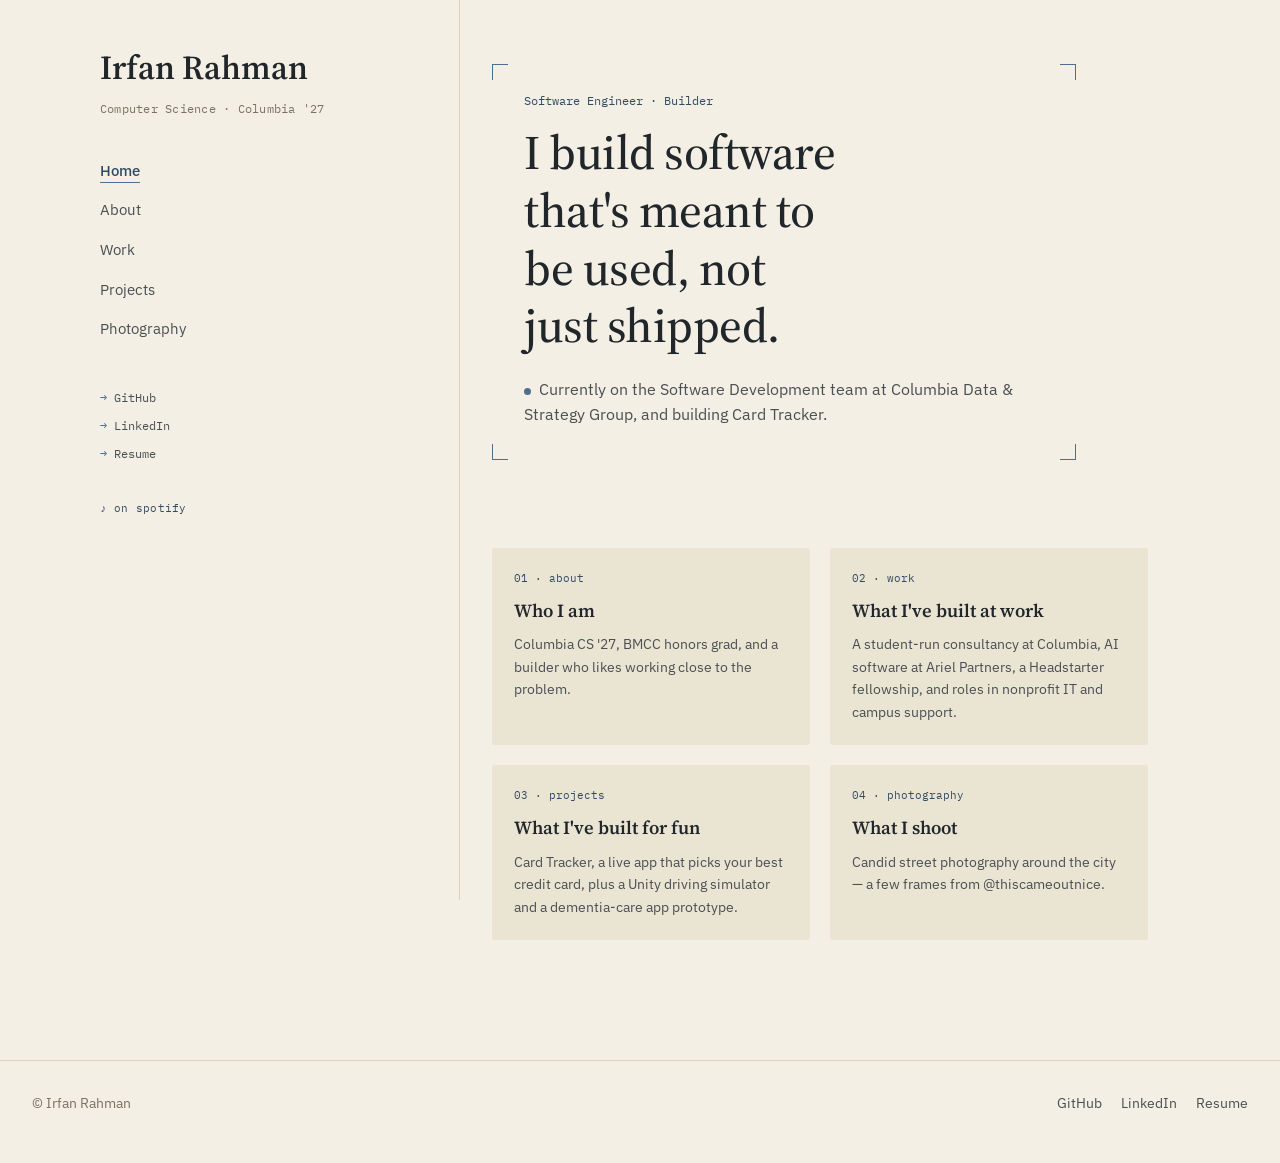
<file: index.html>
<!DOCTYPE html>
<html lang="en">
<head>
<meta charset="UTF-8">
<meta name="viewport" content="width=device-width, initial-scale=1">
<title>Irfan Rahman</title>
<link rel="preconnect" href="https://fonts.googleapis.com">
<link rel="preconnect" href="https://fonts.gstatic.com" crossorigin>
<link href="https://fonts.googleapis.com/css2?family=Source+Serif+4:opsz,wght@8..60,400;8..60,500;8..60,600&family=IBM+Plex+Sans:wght@400;500;600&family=IBM+Plex+Mono:wght@400;500&display=swap" rel="stylesheet">
<link rel="stylesheet" href="styles.css">
</head>
<body>

<div class="layout">
  <aside>
    <div>
      <a class="mark" href="index.html">Irfan Rahman</a>
      <p class="tagline">Computer Science · Columbia&nbsp;'27</p>
    </div>

    <nav aria-label="Site navigation">
      <ul>
        <li><a href="index.html" class="active">Home</a></li>
        <li><a href="about.html">About</a></li>
        <li><a href="work.html">Work</a></li>
        <li><a href="projects.html">Projects</a></li>
        <li><a href="photography.html">Photography</a></li>
      </ul>
    </nav>

    <div class="side-links">
      <a href="https://github.com/irfanrahman1" target="_blank" rel="noopener">GitHub</a>
      <a href="https://www.linkedin.com/in/irfanrahman1/" target="_blank" rel="noopener">LinkedIn</a>
      <a href="https://docs.google.com/document/d/1LrgVI15RFhtCKLYKaIJcK_rp11XRAM_73-4OXpRowz0/edit?usp=sharing" target="_blank" rel="noopener">Resume</a>
    </div>

    <div class="now-playing">
      <p class="np-label">♪ on spotify</p>
      <iframe data-testid="embed-iframe" style="border-radius:12px" src="https://open.spotify.com/embed/track/36pMQRacz9p99OevARrvVs?utm_source=generator" width="100%" height="152" frameBorder="0" allowfullscreen="" allow="autoplay; clipboard-write; encrypted-media; fullscreen; picture-in-picture" loading="lazy"></iframe>
    </div>
  </aside>

  <main>
    <section id="hero">
      <div class="viewfinder">
        <span class="vf-corner vf-tl"></span>
        <span class="vf-corner vf-tr"></span>
        <span class="vf-corner vf-bl"></span>
        <span class="vf-corner vf-br"></span>
        <p class="eyebrow">Software Engineer · Builder</p>
        <h1>I build software that's meant to be used, not just shipped.</h1>
        <p class="status"><span class="dot" aria-hidden="true"></span>Currently on the Software Development team at Columbia Data &amp; Strategy Group, and building Card Tracker.</p>
      </div>
    </section>

    <section id="teasers">
      <div class="teaser-grid">
        <a class="teaser" href="about.html">
          <p class="t-label">01 · about</p>
          <h3>Who I am</h3>
          <p>Columbia CS '27, BMCC honors grad, and a builder who likes working close to the problem.</p>
        </a>
        <a class="teaser" href="work.html">
          <p class="t-label">02 · work</p>
          <h3>What I've built at work</h3>
          <p>A student-run consultancy at Columbia, AI software at Ariel Partners, a Headstarter fellowship, and roles in nonprofit IT and campus support.</p>
        </a>
        <a class="teaser" href="projects.html">
          <p class="t-label">03 · projects</p>
          <h3>What I've built for fun</h3>
          <p>Card Tracker, a live app that picks your best credit card, plus a Unity driving simulator and a dementia-care app prototype.</p>
        </a>
        <a class="teaser" href="photography.html">
          <p class="t-label">04 · photography</p>
          <h3>What I shoot</h3>
          <p>Candid street photography around the city — a few frames from @thiscameoutnice.</p>
        </a>
      </div>
    </section>
  </main>
</div>

<footer id="contact">
  <span>© Irfan Rahman</span>
  <div>
    <a href="https://github.com/irfanrahman1" target="_blank" rel="noopener">GitHub</a>
    <a href="https://www.linkedin.com/in/irfanrahman1/" target="_blank" rel="noopener">LinkedIn</a>
    <a href="https://docs.google.com/document/d/1LrgVI15RFhtCKLYKaIJcK_rp11XRAM_73-4OXpRowz0/edit?usp=sharing" target="_blank" rel="noopener">Resume</a>
  </div>
</footer>

</body>
</html>
</file>
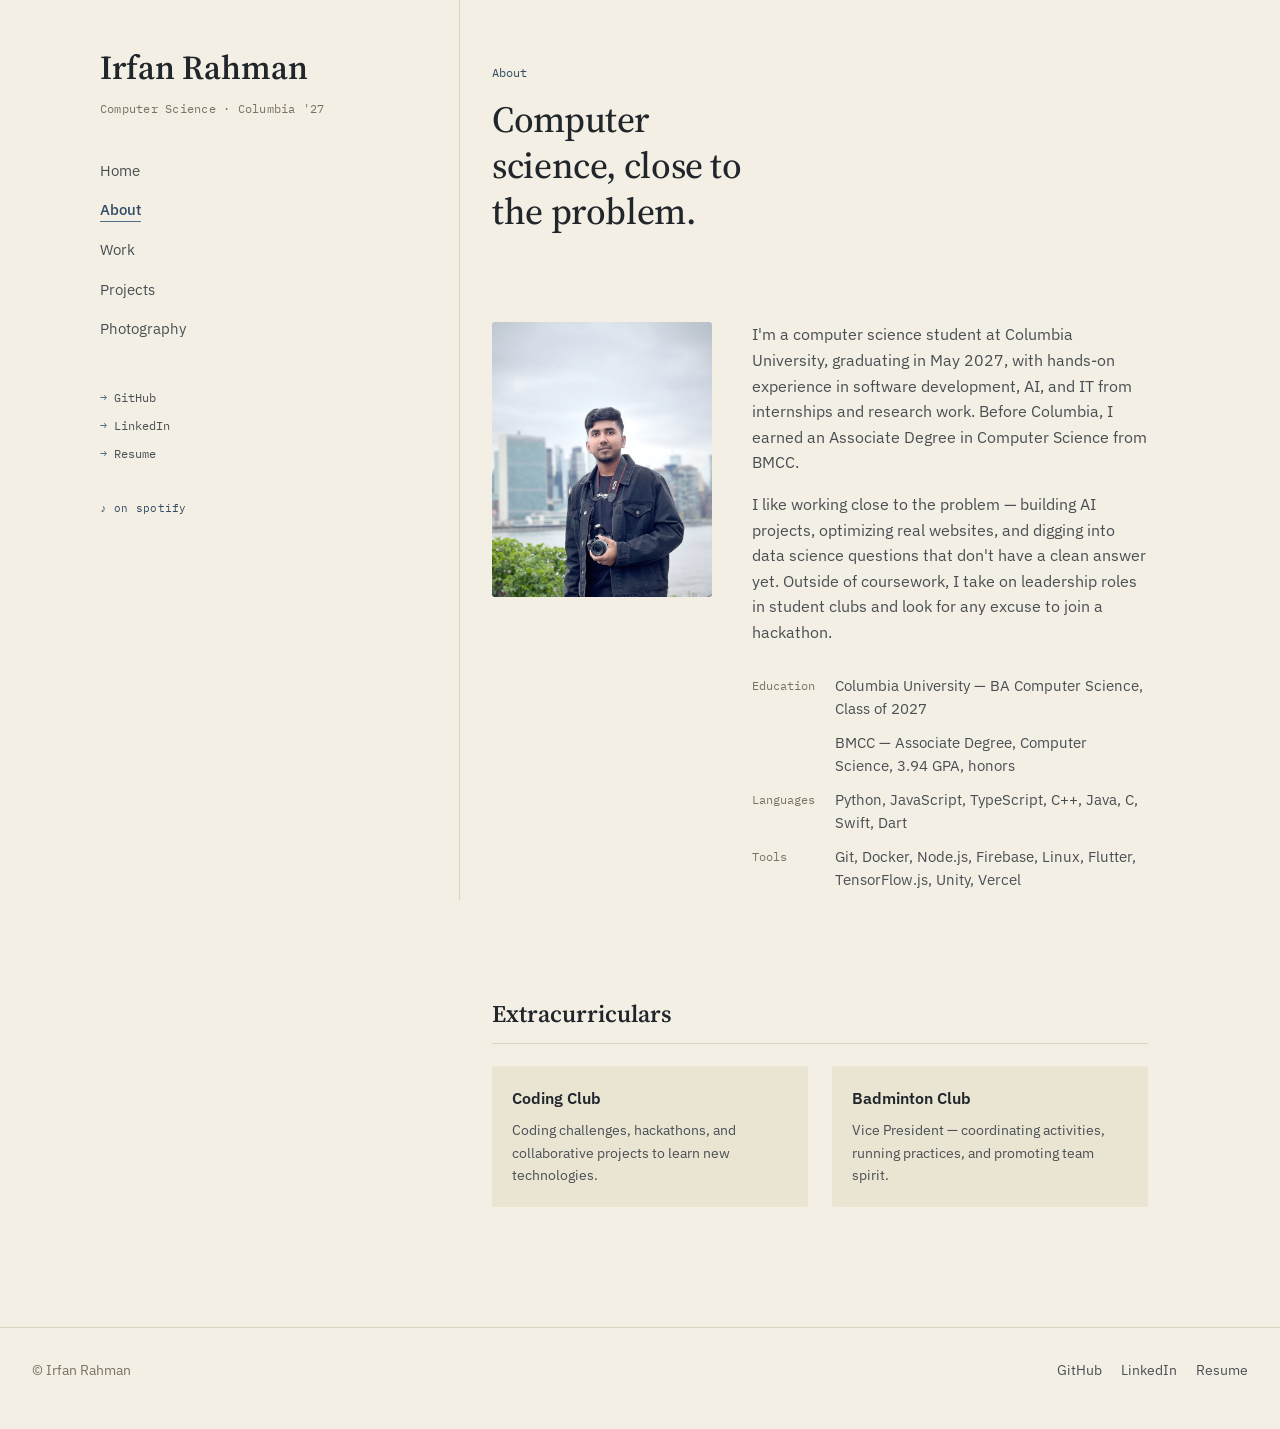
<file: about.html>
<!DOCTYPE html>
<html lang="en">
<head>
<meta charset="UTF-8">
<meta name="viewport" content="width=device-width, initial-scale=1">
<title>About — Irfan Rahman</title>
<link rel="preconnect" href="https://fonts.googleapis.com">
<link rel="preconnect" href="https://fonts.gstatic.com" crossorigin>
<link href="https://fonts.googleapis.com/css2?family=Source+Serif+4:opsz,wght@8..60,400;8..60,500;8..60,600&family=IBM+Plex+Sans:wght@400;500;600&family=IBM+Plex+Mono:wght@400;500&display=swap" rel="stylesheet">
<link rel="stylesheet" href="styles.css">
</head>
<body>

<div class="layout">
  <aside>
    <div>
      <a class="mark" href="index.html">Irfan Rahman</a>
      <p class="tagline">Computer Science · Columbia&nbsp;'27</p>
    </div>

    <nav aria-label="Site navigation">
      <ul>
        <li><a href="index.html">Home</a></li>
        <li><a href="about.html" class="active">About</a></li>
        <li><a href="work.html">Work</a></li>
        <li><a href="projects.html">Projects</a></li>
        <li><a href="photography.html">Photography</a></li>
      </ul>
    </nav>

    <div class="side-links">
      <a href="https://github.com/irfanrahman1" target="_blank" rel="noopener">GitHub</a>
      <a href="https://www.linkedin.com/in/irfanrahman1/" target="_blank" rel="noopener">LinkedIn</a>
      <a href="https://docs.google.com/document/d/1LrgVI15RFhtCKLYKaIJcK_rp11XRAM_73-4OXpRowz0/edit?usp=sharing" target="_blank" rel="noopener">Resume</a>
    </div>

    <div class="now-playing">
      <p class="np-label">♪ on spotify</p>
      <iframe data-testid="embed-iframe" style="border-radius:12px" src="https://open.spotify.com/embed/track/36pMQRacz9p99OevARrvVs?utm_source=generator" width="100%" height="152" frameBorder="0" allowfullscreen="" allow="autoplay; clipboard-write; encrypted-media; fullscreen; picture-in-picture" loading="lazy"></iframe>
    </div>
  </aside>

  <main>
    <section id="about-hero">
      <p class="eyebrow">About</p>
      <h1 class="page-title">Computer science, close to the problem.</h1>
    </section>

    <section id="bio">
      <div class="bio-layout">
        <img class="bio-photo" src="images/irfan.jpg" alt="Irfan Rahman holding a camera, Manhattan skyline behind him">
        <div class="bio-text">
          <div class="about">
            <p>I'm a computer science student at Columbia University, graduating in May 2027, with hands-on experience in software development, AI, and IT from internships and research work. Before Columbia, I earned an Associate Degree in Computer Science from BMCC.</p>
            <p>I like working close to the problem — building AI projects, optimizing real websites, and digging into data science questions that don't have a clean answer yet. Outside of coursework, I take on leadership roles in student clubs and look for any excuse to join a hackathon.</p>
          </div>

          <dl class="facts">
            <dt>Education</dt>
            <dd>Columbia University — BA Computer Science, Class of 2027</dd>
            <dt></dt>
            <dd>BMCC — Associate Degree, Computer Science, 3.94 GPA, honors</dd>
            <dt>Languages</dt>
            <dd>Python, JavaScript, TypeScript, C++, Java, C, Swift, Dart</dd>
            <dt>Tools</dt>
            <dd>Git, Docker, Node.js, Firebase, Linux, Flutter, TensorFlow.js, Unity, Vercel</dd>
          </dl>
        </div>
      </div>
    </section>

    <section id="extracurriculars">
      <h2>Extracurriculars</h2>
      <div class="extracurr-grid">
        <div class="ex-item">
          <h3>Coding Club</h3>
          <p>Coding challenges, hackathons, and collaborative projects to learn new technologies.</p>
        </div>
        <div class="ex-item">
          <h3>Badminton Club</h3>
          <p>Vice President — coordinating activities, running practices, and promoting team spirit.</p>
        </div>
      </div>
    </section>
  </main>
</div>

<footer id="contact">
  <span>© Irfan Rahman</span>
  <div>
    <a href="https://github.com/irfanrahman1" target="_blank" rel="noopener">GitHub</a>
    <a href="https://www.linkedin.com/in/irfanrahman1/" target="_blank" rel="noopener">LinkedIn</a>
    <a href="https://docs.google.com/document/d/1LrgVI15RFhtCKLYKaIJcK_rp11XRAM_73-4OXpRowz0/edit?usp=sharing" target="_blank" rel="noopener">Resume</a>
  </div>
</footer>

</body>
</html>
</file>
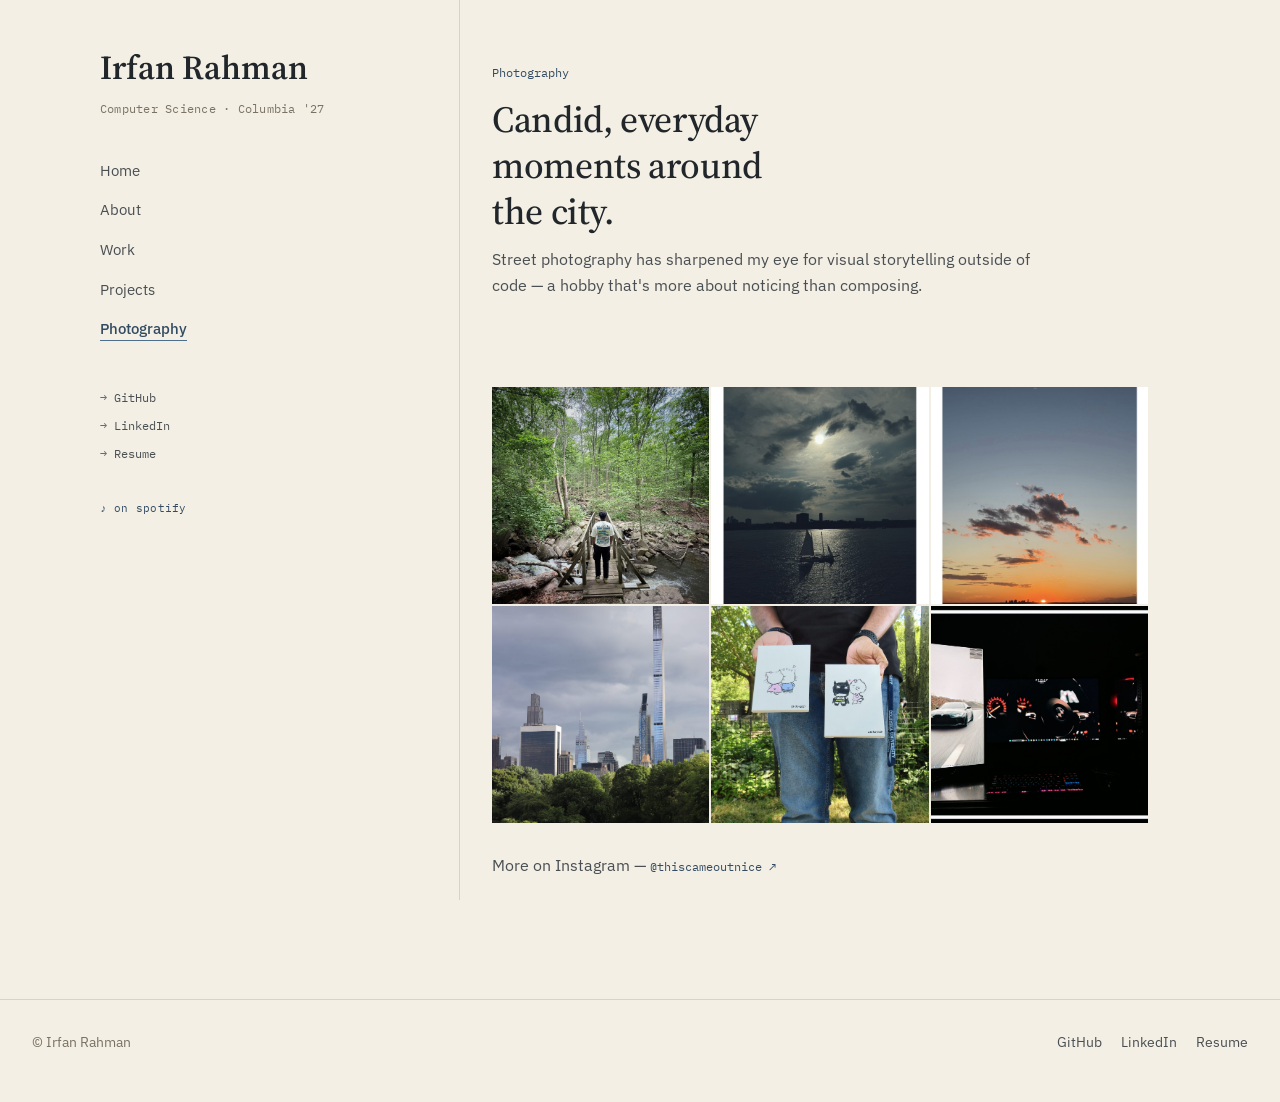
<file: photography.html>
<!DOCTYPE html>
<html lang="en">
<head>
<meta charset="UTF-8">
<meta name="viewport" content="width=device-width, initial-scale=1">
<title>Photography — Irfan Rahman</title>
<link rel="preconnect" href="https://fonts.googleapis.com">
<link rel="preconnect" href="https://fonts.gstatic.com" crossorigin>
<link href="https://fonts.googleapis.com/css2?family=Source+Serif+4:opsz,wght@8..60,400;8..60,500;8..60,600&family=IBM+Plex+Sans:wght@400;500;600&family=IBM+Plex+Mono:wght@400;500&display=swap" rel="stylesheet">
<link rel="stylesheet" href="styles.css">
</head>
<body>

<div class="layout">
  <aside>
    <div>
      <a class="mark" href="index.html">Irfan Rahman</a>
      <p class="tagline">Computer Science · Columbia&nbsp;'27</p>
    </div>

    <nav aria-label="Site navigation">
      <ul>
        <li><a href="index.html">Home</a></li>
        <li><a href="about.html">About</a></li>
        <li><a href="work.html">Work</a></li>
        <li><a href="projects.html">Projects</a></li>
        <li><a href="photography.html" class="active">Photography</a></li>
      </ul>
    </nav>

    <div class="side-links">
      <a href="https://github.com/irfanrahman1" target="_blank" rel="noopener">GitHub</a>
      <a href="https://www.linkedin.com/in/irfanrahman1/" target="_blank" rel="noopener">LinkedIn</a>
      <a href="https://docs.google.com/document/d/1LrgVI15RFhtCKLYKaIJcK_rp11XRAM_73-4OXpRowz0/edit?usp=sharing" target="_blank" rel="noopener">Resume</a>
    </div>

    <div class="now-playing">
      <p class="np-label">♪ on spotify</p>
      <iframe data-testid="embed-iframe" style="border-radius:12px" src="https://open.spotify.com/embed/track/36pMQRacz9p99OevARrvVs?utm_source=generator" width="100%" height="152" frameBorder="0" allowfullscreen="" allow="autoplay; clipboard-write; encrypted-media; fullscreen; picture-in-picture" loading="lazy"></iframe>
    </div>
  </aside>

  <main>
    <section id="photo-hero">
      <p class="eyebrow">Photography</p>
      <h1 class="page-title">Candid, everyday moments around the city.</h1>
      <p class="page-lede">Street photography has sharpened my eye for visual storytelling outside of code — a hobby that's more about noticing than composing.</p>
    </section>

    <section id="gallery-section">
      <div class="gallery">
        <a href="https://www.instagram.com/thiscameoutnice" target="_blank" rel="noopener" class="frame">
          <img src="images/forest-bridge.jpg" alt="Standing on a wooden footbridge over a forest stream" loading="lazy">
        </a>
        <a href="https://www.instagram.com/thiscameoutnice" target="_blank" rel="noopener" class="frame">
          <img src="images/sailboat.jpg" alt="Sailboat silhouette on the Hudson at dusk" loading="lazy">
        </a>
        <a href="https://www.instagram.com/thiscameoutnice" target="_blank" rel="noopener" class="frame">
          <img src="images/sunset-skyline.jpg" alt="Sunset over the Manhattan skyline from the water" loading="lazy">
        </a>
        <a href="https://www.instagram.com/thiscameoutnice" target="_blank" rel="noopener" class="frame">
          <img src="images/central-park.jpg" alt="Manhattan skyline over Central Park from the lake" loading="lazy">
        </a>
        <a href="https://www.instagram.com/thiscameoutnice" target="_blank" rel="noopener" class="frame">
          <img src="images/painted-canvases.jpg" alt="Hand-painted canvases, a couple's project" loading="lazy">
        </a>
        <a href="https://www.instagram.com/thiscameoutnice" target="_blank" rel="noopener" class="frame">
          <img src="images/desk-setup.jpg" alt="Night driving scene on a dual-monitor desk setup" loading="lazy">
        </a>
      </div>
      <p class="gallery-note">More on Instagram — <a class="ig-handle" href="https://www.instagram.com/thiscameoutnice" target="_blank" rel="noopener">@thiscameoutnice ↗</a></p>
    </section>
  </main>
</div>

<footer id="contact">
  <span>© Irfan Rahman</span>
  <div>
    <a href="https://github.com/irfanrahman1" target="_blank" rel="noopener">GitHub</a>
    <a href="https://www.linkedin.com/in/irfanrahman1/" target="_blank" rel="noopener">LinkedIn</a>
    <a href="https://docs.google.com/document/d/1LrgVI15RFhtCKLYKaIJcK_rp11XRAM_73-4OXpRowz0/edit?usp=sharing" target="_blank" rel="noopener">Resume</a>
  </div>
</footer>

</body>
</html>
</file>
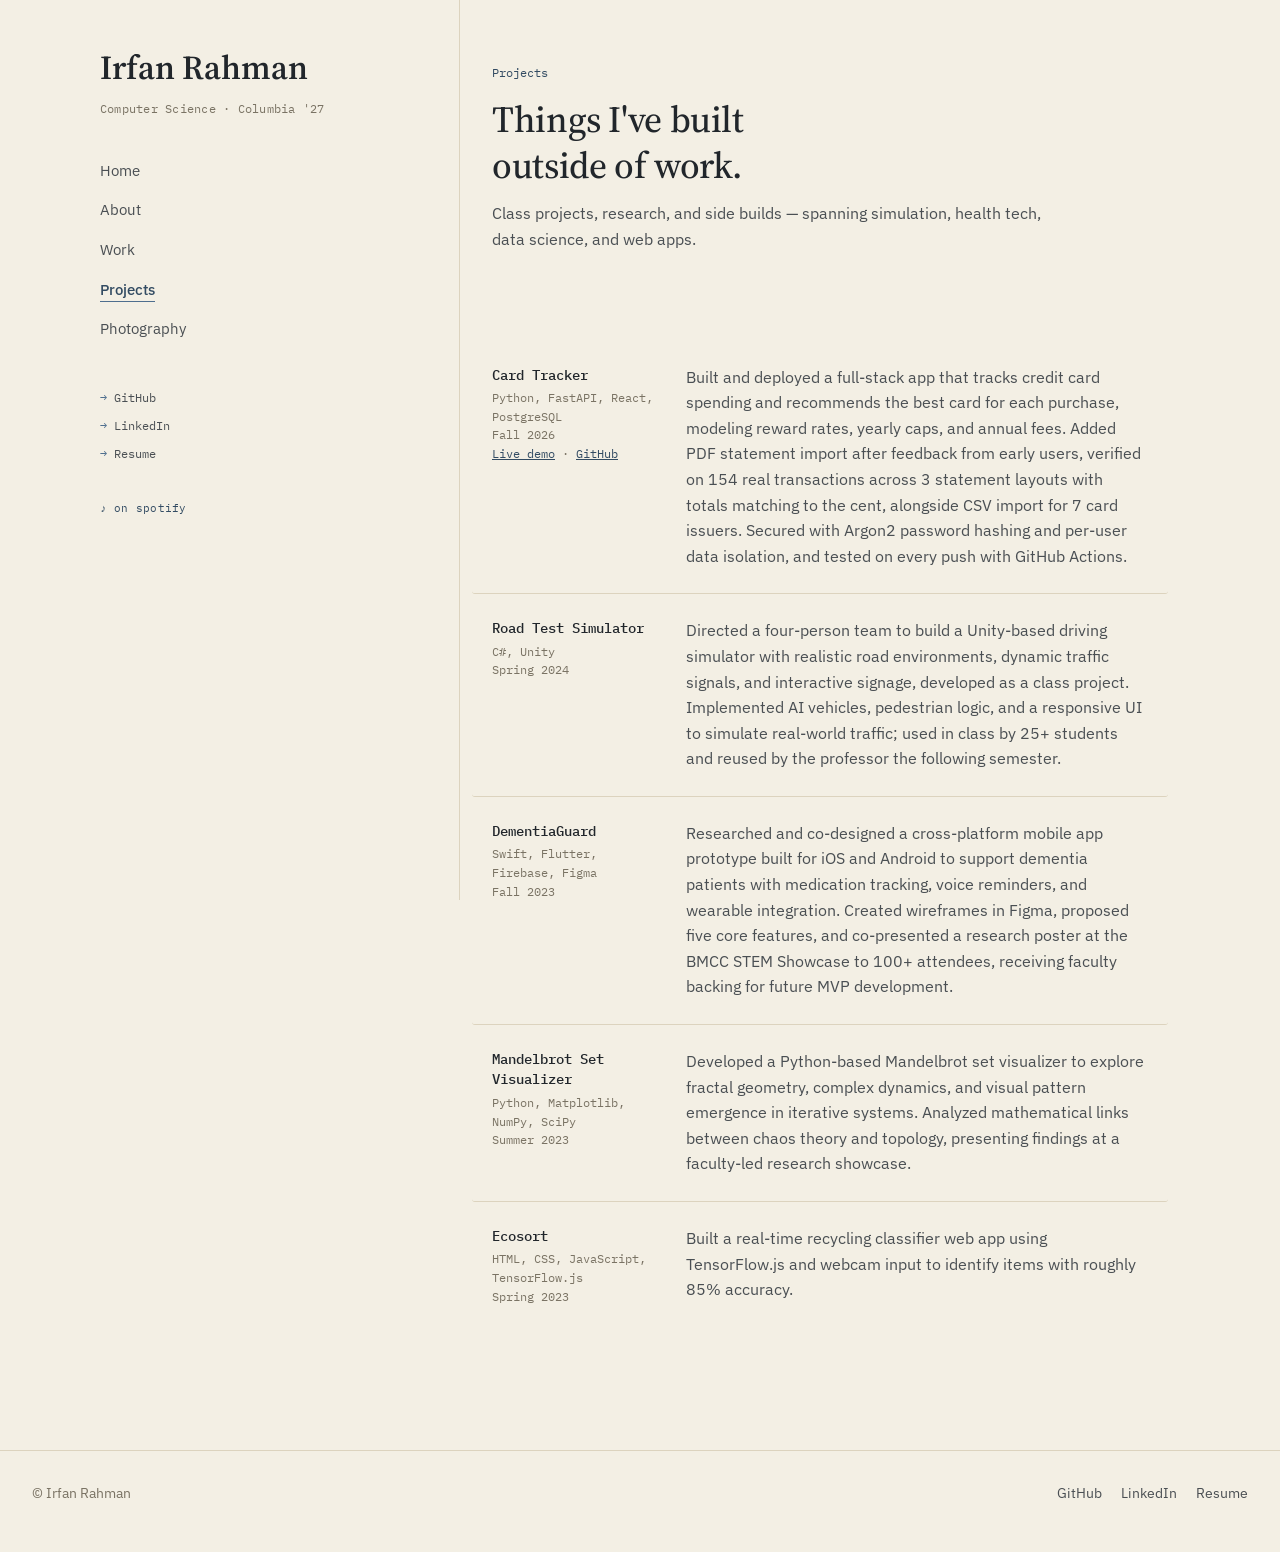
<file: projects.html>
<!DOCTYPE html>
<html lang="en">
<head>
<meta charset="UTF-8">
<meta name="viewport" content="width=device-width, initial-scale=1">
<title>Projects — Irfan Rahman</title>
<link rel="preconnect" href="https://fonts.googleapis.com">
<link rel="preconnect" href="https://fonts.gstatic.com" crossorigin>
<link href="https://fonts.googleapis.com/css2?family=Source+Serif+4:opsz,wght@8..60,400;8..60,500;8..60,600&family=IBM+Plex+Sans:wght@400;500;600&family=IBM+Plex+Mono:wght@400;500&display=swap" rel="stylesheet">
<link rel="stylesheet" href="styles.css">
</head>
<body>

<div class="layout">
  <aside>
    <div>
      <a class="mark" href="index.html">Irfan Rahman</a>
      <p class="tagline">Computer Science · Columbia&nbsp;'27</p>
    </div>

    <nav aria-label="Site navigation">
      <ul>
        <li><a href="index.html">Home</a></li>
        <li><a href="about.html">About</a></li>
        <li><a href="work.html">Work</a></li>
        <li><a href="projects.html" class="active">Projects</a></li>
        <li><a href="photography.html">Photography</a></li>
      </ul>
    </nav>

    <div class="side-links">
      <a href="https://github.com/irfanrahman1" target="_blank" rel="noopener">GitHub</a>
      <a href="https://www.linkedin.com/in/irfanrahman1/" target="_blank" rel="noopener">LinkedIn</a>
      <a href="https://docs.google.com/document/d/1LrgVI15RFhtCKLYKaIJcK_rp11XRAM_73-4OXpRowz0/edit?usp=sharing" target="_blank" rel="noopener">Resume</a>
    </div>

    <div class="now-playing">
      <p class="np-label">♪ on spotify</p>
      <iframe data-testid="embed-iframe" style="border-radius:12px" src="https://open.spotify.com/embed/track/36pMQRacz9p99OevARrvVs?utm_source=generator" width="100%" height="152" frameBorder="0" allowfullscreen="" allow="autoplay; clipboard-write; encrypted-media; fullscreen; picture-in-picture" loading="lazy"></iframe>
    </div>
  </aside>

  <main>
    <section id="projects-hero">
      <p class="eyebrow">Projects</p>
      <h1 class="page-title">Things I've built outside of work.</h1>
      <p class="page-lede">Class projects, research, and side builds — spanning simulation, health tech, data science, and web apps.</p>
    </section>

    <section id="project-list">
      <div class="cards">
        <div class="card">
          <div class="org-role">
            <strong>Card Tracker</strong>
            Python, FastAPI, React, PostgreSQL
            <br>Fall 2026
            <br><a href="https://card-tracker-three-steel.vercel.app" target="_blank" rel="noopener">Live demo</a> · <a href="https://github.com/irfanrahman1/card-tracker" target="_blank" rel="noopener">GitHub</a>
          </div>
          <p>Built and deployed a full-stack app that tracks credit card spending and recommends the best card for each purchase, modeling reward rates, yearly caps, and annual fees. Added PDF statement import after feedback from early users, verified on 154 real transactions across 3 statement layouts with totals matching to the cent, alongside CSV import for 7 card issuers. Secured with Argon2 password hashing and per-user data isolation, and tested on every push with GitHub Actions.</p>
        </div>
        <div class="card">
          <div class="org-role">
            <strong>Road Test Simulator</strong>
            C#, Unity
            <br>Spring 2024
          </div>
          <p>Directed a four-person team to build a Unity-based driving simulator with realistic road environments, dynamic traffic signals, and interactive signage, developed as a class project. Implemented AI vehicles, pedestrian logic, and a responsive UI to simulate real-world traffic; used in class by 25+ students and reused by the professor the following semester.</p>
        </div>
        <div class="card">
          <div class="org-role">
            <strong>DementiaGuard</strong>
            Swift, Flutter, Firebase, Figma
            <br>Fall 2023
          </div>
          <p>Researched and co-designed a cross-platform mobile app prototype built for iOS and Android to support dementia patients with medication tracking, voice reminders, and wearable integration. Created wireframes in Figma, proposed five core features, and co-presented a research poster at the BMCC STEM Showcase to 100+ attendees, receiving faculty backing for future MVP development.</p>
        </div>
        <div class="card">
          <div class="org-role">
            <strong>Mandelbrot Set Visualizer</strong>
            Python, Matplotlib, NumPy, SciPy
            <br>Summer 2023
          </div>
          <p>Developed a Python-based Mandelbrot set visualizer to explore fractal geometry, complex dynamics, and visual pattern emergence in iterative systems. Analyzed mathematical links between chaos theory and topology, presenting findings at a faculty-led research showcase.</p>
        </div>
        <div class="card">
          <div class="org-role">
            <strong>Ecosort</strong>
            HTML, CSS, JavaScript, TensorFlow.js
            <br>Spring 2023
          </div>
          <p>Built a real-time recycling classifier web app using TensorFlow.js and webcam input to identify items with roughly 85% accuracy.</p>
        </div>
      </div>
    </section>
  </main>
</div>

<footer id="contact">
  <span>© Irfan Rahman</span>
  <div>
    <a href="https://github.com/irfanrahman1" target="_blank" rel="noopener">GitHub</a>
    <a href="https://www.linkedin.com/in/irfanrahman1/" target="_blank" rel="noopener">LinkedIn</a>
    <a href="https://docs.google.com/document/d/1LrgVI15RFhtCKLYKaIJcK_rp11XRAM_73-4OXpRowz0/edit?usp=sharing" target="_blank" rel="noopener">Resume</a>
  </div>
</footer>

</body>
</html>
</file>
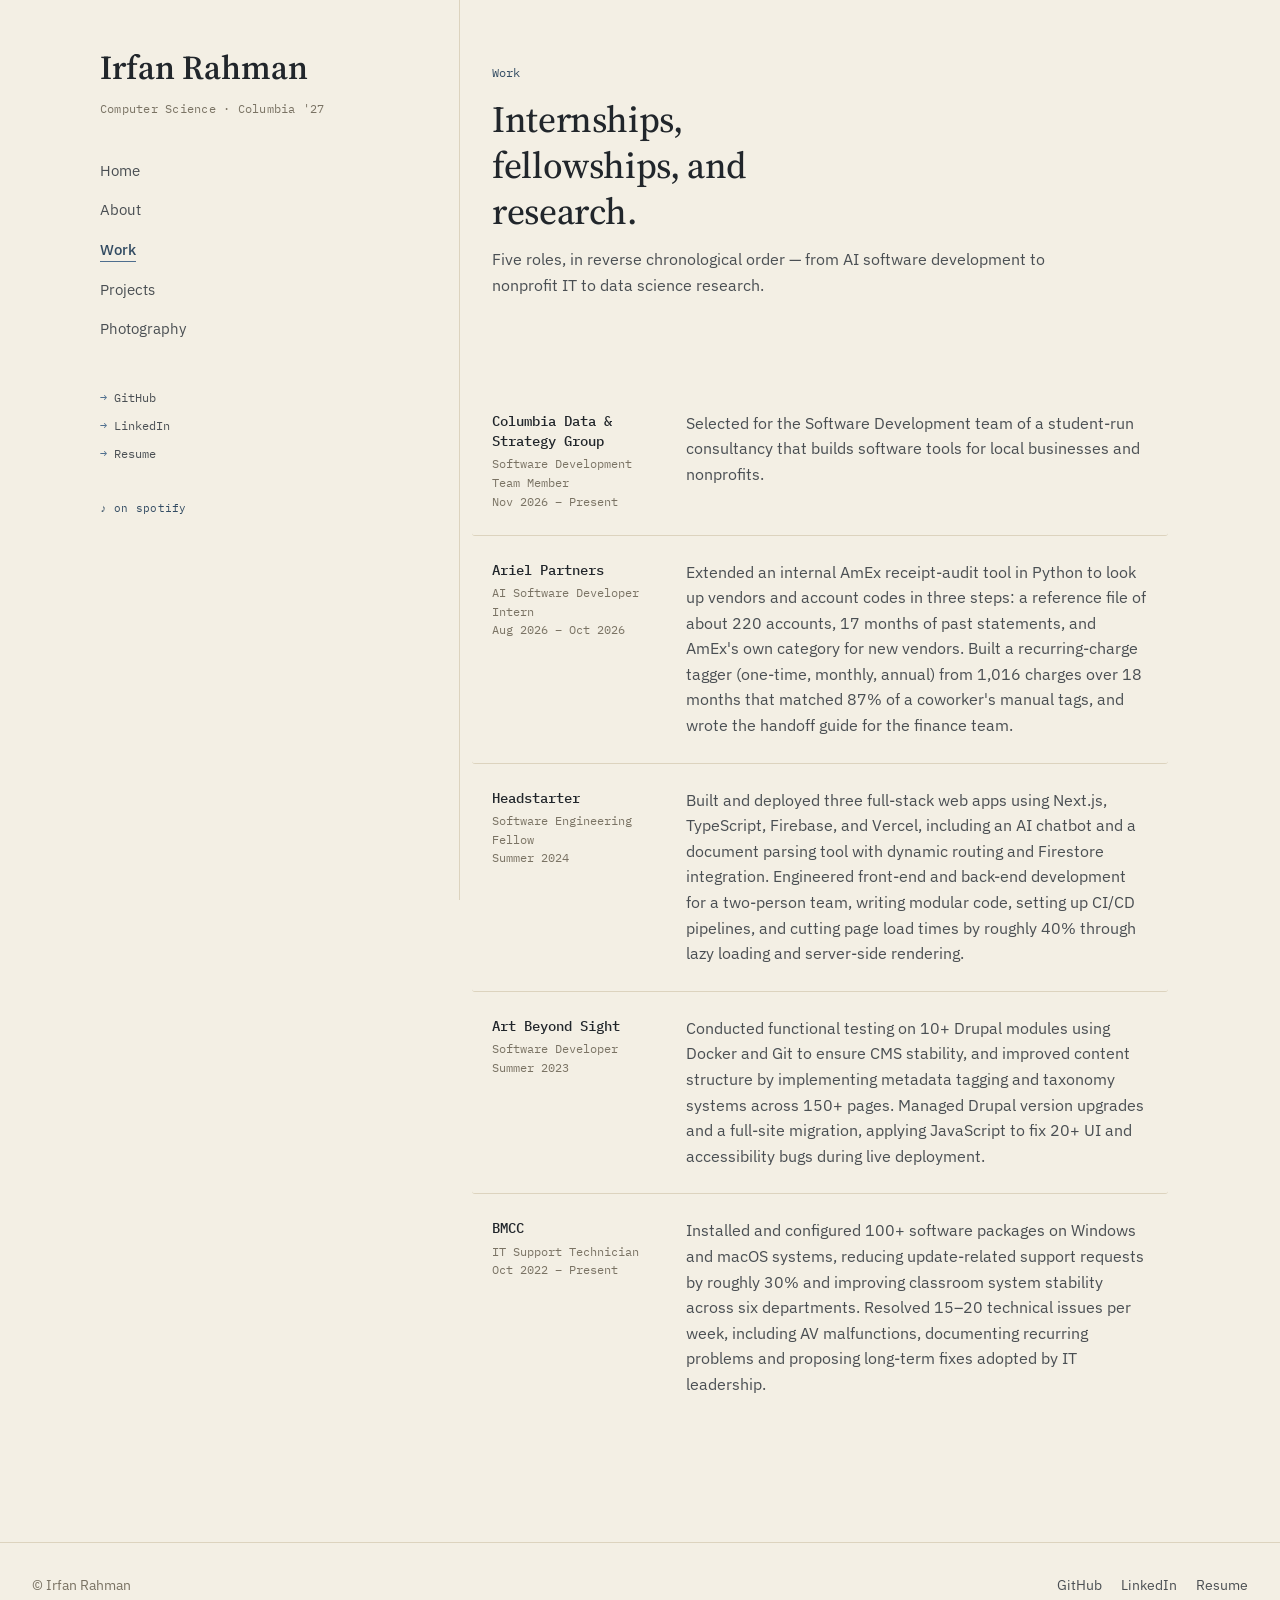
<file: work.html>
<!DOCTYPE html>
<html lang="en">
<head>
<meta charset="UTF-8">
<meta name="viewport" content="width=device-width, initial-scale=1">
<title>Work — Irfan Rahman</title>
<link rel="preconnect" href="https://fonts.googleapis.com">
<link rel="preconnect" href="https://fonts.gstatic.com" crossorigin>
<link href="https://fonts.googleapis.com/css2?family=Source+Serif+4:opsz,wght@8..60,400;8..60,500;8..60,600&family=IBM+Plex+Sans:wght@400;500;600&family=IBM+Plex+Mono:wght@400;500&display=swap" rel="stylesheet">
<link rel="stylesheet" href="styles.css">
</head>
<body>

<div class="layout">
  <aside>
    <div>
      <a class="mark" href="index.html">Irfan Rahman</a>
      <p class="tagline">Computer Science · Columbia&nbsp;'27</p>
    </div>

    <nav aria-label="Site navigation">
      <ul>
        <li><a href="index.html">Home</a></li>
        <li><a href="about.html">About</a></li>
        <li><a href="work.html" class="active">Work</a></li>
        <li><a href="projects.html">Projects</a></li>
        <li><a href="photography.html">Photography</a></li>
      </ul>
    </nav>

    <div class="side-links">
      <a href="https://github.com/irfanrahman1" target="_blank" rel="noopener">GitHub</a>
      <a href="https://www.linkedin.com/in/irfanrahman1/" target="_blank" rel="noopener">LinkedIn</a>
      <a href="https://docs.google.com/document/d/1LrgVI15RFhtCKLYKaIJcK_rp11XRAM_73-4OXpRowz0/edit?usp=sharing" target="_blank" rel="noopener">Resume</a>
    </div>

    <div class="now-playing">
      <p class="np-label">♪ on spotify</p>
      <iframe data-testid="embed-iframe" style="border-radius:12px" src="https://open.spotify.com/embed/track/36pMQRacz9p99OevARrvVs?utm_source=generator" width="100%" height="152" frameBorder="0" allowfullscreen="" allow="autoplay; clipboard-write; encrypted-media; fullscreen; picture-in-picture" loading="lazy"></iframe>
    </div>
  </aside>

  <main>
    <section id="work-hero">
      <p class="eyebrow">Work</p>
      <h1 class="page-title">Internships, fellowships, and research.</h1>
      <p class="page-lede">Five roles, in reverse chronological order — from AI software development to nonprofit IT to data science research.</p>
    </section>

    <section id="roles">
      <div class="cards">
        <div class="card">
          <div class="org-role">
            <strong>Columbia Data &amp; Strategy Group</strong>
            Software Development Team Member
            <br>Nov 2026 – Present
          </div>
          <p>Selected for the Software Development team of a student-run consultancy that builds software tools for local businesses and nonprofits.</p>
        </div>
        <div class="card">
          <div class="org-role">
            <strong>Ariel Partners</strong>
            AI Software Developer Intern
            <br>Aug 2026 – Oct 2026
          </div>
          <p>Extended an internal AmEx receipt-audit tool in Python to look up vendors and account codes in three steps: a reference file of about 220 accounts, 17 months of past statements, and AmEx's own category for new vendors. Built a recurring-charge tagger (one-time, monthly, annual) from 1,016 charges over 18 months that matched 87% of a coworker's manual tags, and wrote the handoff guide for the finance team.</p>
        </div>
        <div class="card">
          <div class="org-role">
            <strong>Headstarter</strong>
            Software Engineering Fellow
            <br>Summer 2024
          </div>
          <p>Built and deployed three full-stack web apps using Next.js, TypeScript, Firebase, and Vercel, including an AI chatbot and a document parsing tool with dynamic routing and Firestore integration. Engineered front-end and back-end development for a two-person team, writing modular code, setting up CI/CD pipelines, and cutting page load times by roughly 40% through lazy loading and server-side rendering.</p>
        </div>
        <div class="card">
          <div class="org-role">
            <strong>Art Beyond Sight</strong>
            Software Developer
            <br>Summer 2023
          </div>
          <p>Conducted functional testing on 10+ Drupal modules using Docker and Git to ensure CMS stability, and improved content structure by implementing metadata tagging and taxonomy systems across 150+ pages. Managed Drupal version upgrades and a full-site migration, applying JavaScript to fix 20+ UI and accessibility bugs during live deployment.</p>
        </div>
        <div class="card">
          <div class="org-role">
            <strong>BMCC</strong>
            IT Support Technician
            <br>Oct 2022 – Present
          </div>
          <p>Installed and configured 100+ software packages on Windows and macOS systems, reducing update-related support requests by roughly 30% and improving classroom system stability across six departments. Resolved 15–20 technical issues per week, including AV malfunctions, documenting recurring problems and proposing long-term fixes adopted by IT leadership.</p>
        </div>
      </div>
    </section>
  </main>
</div>

<footer id="contact">
  <span>© Irfan Rahman</span>
  <div>
    <a href="https://github.com/irfanrahman1" target="_blank" rel="noopener">GitHub</a>
    <a href="https://www.linkedin.com/in/irfanrahman1/" target="_blank" rel="noopener">LinkedIn</a>
    <a href="https://docs.google.com/document/d/1LrgVI15RFhtCKLYKaIJcK_rp11XRAM_73-4OXpRowz0/edit?usp=sharing" target="_blank" rel="noopener">Resume</a>
  </div>
</footer>

</body>
</html>
</file>
<file: styles.css>
:root{
  --paper:#F3EFE4;
  --paper-raised:#EAE4D3;
  --ink:#21262B;
  --ink-soft:#4A4F53;
  --muted:#7A7364;
  --line:#DCD3BE;
  --accent:#4E6E8E;      /* slate blue, nods to Columbia blue */
  --accent-deep:#324B62;
  --highlight:#B85C56;   /* dusty brick, used sparingly */
  --radius:3px;
}

*{box-sizing:border-box;}
html{scroll-behavior:smooth;}
@media (prefers-reduced-motion: reduce){
  html{scroll-behavior:auto;}
  *{animation-duration:0.01ms !important; transition-duration:0.01ms !important;}
}

body{
  margin:0;
  background:var(--paper);
  color:var(--ink);
  font-family:'IBM Plex Sans', sans-serif;
  font-size:16px;
  line-height:1.6;
}

a{color:var(--accent-deep);}
a:focus-visible, button:focus-visible{
  outline:2px solid var(--accent);
  outline-offset:3px;
}

.layout{
  display:grid;
  grid-template-columns:360px 1fr;
  max-width:1080px;
  margin:0 auto;
  min-height:100vh;
}

/* ---------- Sidebar ---------- */
aside{
  position:sticky;
  top:0;
  align-self:start;
  height:100vh;
  padding:48px 20px 32px 0;
  display:flex;
  flex-direction:column;
  border-right:1px solid var(--line);
}

.mark{
  font-family:'Source Serif 4', serif;
  font-size:2.1rem;
  font-weight:600;
  line-height:1.15;
  margin:0 0 6px;
  text-decoration:none;
  color:var(--ink);
  display:block;
}
.tagline{
  font-family:'IBM Plex Mono', monospace;
  font-size:0.75rem;
  color:var(--muted);
  letter-spacing:0.02em;
  margin-bottom:40px;
}

nav ul{
  list-style:none;
  padding:0;
  margin:0 0 auto;
}
nav li{margin-bottom:14px;}
nav a{
  text-decoration:none;
  color:var(--ink-soft);
  font-size:0.95rem;
  position:relative;
  padding-bottom:2px;
  border-bottom:1px solid transparent;
  transition:color 0.15s ease, border-color 0.15s ease;
}
nav a:hover{color:var(--accent-deep); border-color:var(--accent);}
nav a.active{color:var(--accent-deep); border-color:var(--accent); font-weight:500;}

.side-links{
  display:flex;
  flex-direction:column;
  gap:8px;
  font-family:'IBM Plex Mono', monospace;
  font-size:0.78rem;
  margin-top:32px;
}
.side-links a{color:var(--ink-soft); text-decoration:none;}
.side-links a:hover{color:var(--accent-deep);}
.side-links a::before{content:"→ "; color:var(--accent);}

.now-playing{
  margin-top:36px;
}
.np-label{
  font-family:'IBM Plex Mono', monospace;
  font-size:0.7rem;
  color:var(--accent-deep);
  margin:0 0 10px;
  letter-spacing:0.02em;
}
.np-card{
  background:var(--ink);
  border-radius:var(--radius);
  padding:14px;
}
.np-art{
  width:100%;
  aspect-ratio:1/1;
  border-radius:2px;
  margin-bottom:10px;
  background:
    radial-gradient(circle at 25% 20%, #E8A15C 0%, transparent 50%),
    linear-gradient(145deg, #C97A4A 0%, #8B4A32 55%, #4A2A22 100%);
}
.np-track{
  font-family:'Source Serif 4', serif;
  font-weight:600;
  font-size:0.95rem;
  margin:0 0 3px;
  color:var(--paper);
  line-height:1.3;
}
.np-artist{
  font-family:'IBM Plex Sans', sans-serif;
  font-size:0.78rem;
  color:#B9B2A0;
  margin:0 0 14px;
  line-height:1.4;
}
.np-actions{
  display:flex;
  align-items:center;
  justify-content:space-between;
  gap:10px;
}
.np-play{
  display:inline-flex;
  align-items:center;
  gap:6px;
  background:var(--accent);
  color:var(--paper);
  text-decoration:none;
  font-family:'IBM Plex Sans', sans-serif;
  font-size:0.76rem;
  font-weight:600;
  padding:7px 14px;
  border-radius:16px;
  white-space:nowrap;
}
.np-play:hover{background:var(--accent-deep);}
.np-link{
  font-family:'IBM Plex Mono', monospace;
  font-size:0.72rem;
  color:#B9B2A0;
  text-decoration:none;
  white-space:nowrap;
}
.np-link:hover{color:var(--paper);}

/* ---------- Main ---------- */
main{padding:64px 32px 80px;}
section{margin-bottom:88px;}
section:last-of-type{margin-bottom:40px;}

#hero{
  animation:heroIn 0.7s ease-out both;
}
@keyframes heroIn{
  from{opacity:0; transform:translateY(10px);}
  to{opacity:1; transform:translateY(0);}
}

.viewfinder{
  position:relative;
  padding:28px 32px;
  max-width:fit-content;
}
.vf-corner{
  position:absolute;
  width:16px; height:16px;
  border-color:var(--accent);
  border-style:solid;
  border-width:0;
}
.vf-tl{top:0; left:0; border-top-width:1.5px; border-left-width:1.5px;}
.vf-tr{top:0; right:0; border-top-width:1.5px; border-right-width:1.5px;}
.vf-bl{bottom:0; left:0; border-bottom-width:1.5px; border-left-width:1.5px;}
.vf-br{bottom:0; right:0; border-bottom-width:1.5px; border-right-width:1.5px;}

.eyebrow{
  font-family:'IBM Plex Mono', monospace;
  font-size:0.72rem;
  color:var(--accent-deep);
  margin:0 0 14px;
}

h1{
  font-family:'Source Serif 4', serif;
  font-weight:500;
  font-size:3rem;
  line-height:1.2;
  margin:0 0 22px;
  max-width:14ch;
  letter-spacing:-0.01em;
}
.status{
  font-size:1rem;
  color:var(--ink-soft);
  max-width:52ch;
  margin:0 0 4px;
}
.status .dot{
  display:inline-block;
  width:7px; height:7px;
  border-radius:50%;
  background:var(--accent);
  margin-right:8px;
}

h2{
  font-family:'Source Serif 4', serif;
  font-weight:600;
  font-size:1.5rem;
  margin:0 0 22px;
  padding-bottom:10px;
  border-bottom:1px solid var(--line);
}

.page-title{
  font-family:'Source Serif 4', serif;
  font-weight:500;
  font-size:2.3rem;
  margin:0 0 12px;
  max-width:16ch;
  line-height:1.25;
}
.page-lede{
  color:var(--ink-soft);
  max-width:56ch;
  margin:0 0 8px;
  font-size:1.02rem;
}

.bio-layout{
  display:grid;
  grid-template-columns:220px 1fr;
  gap:40px;
  align-items:start;
}
.bio-photo{
  width:100%;
  aspect-ratio:4/5;
  object-fit:cover;
  border-radius:var(--radius);
}
.bio-text{min-width:0;}

.about p{
  max-width:62ch;
  color:var(--ink-soft);
  margin:0 0 16px;
}

dl.facts{
  display:grid;
  grid-template-columns:auto 1fr;
  column-gap:20px;
  row-gap:10px;
  margin-top:28px;
  font-size:0.92rem;
  max-width:56ch;
}
dl.facts dt{
  font-family:'IBM Plex Mono', monospace;
  font-size:0.75rem;
  color:var(--muted);
  padding-top:2px;
  white-space:nowrap;
}
dl.facts dd{margin:0; color:var(--ink-soft);}

.cards{display:flex; flex-direction:column; gap:0;}
.card{
  padding:24px 20px;
  margin:0 -20px;
  border-bottom:1px solid var(--line);
  display:grid;
  grid-template-columns:170px 1fr;
  gap:24px;
  border-radius:var(--radius);
  transition:background 0.2s ease, transform 0.2s ease;
}
.card:hover{background:var(--paper-raised); transform:translateX(2px);}
.card:first-child{padding-top:24px;}
.card:last-child{border-bottom:none;}
.card .org-role{font-family:'IBM Plex Mono', monospace; font-size:0.78rem; color:var(--muted); line-height:1.5;}
.card .org-role strong{display:block; color:var(--ink); font-weight:500; font-size:0.85rem; margin-bottom:3px;}
.card p{margin:0; color:var(--ink-soft); max-width:56ch;}

.extracurr-grid{
  display:grid;
  grid-template-columns:repeat(2, 1fr);
  gap:24px;
}
.ex-photo{grid-column:1 / -1;}
.film-strip{
  display:grid;
  grid-template-columns:repeat(3, 1fr);
  gap:10px;
  margin-top:16px;
}
.frame{
  display:block;
  aspect-ratio:3/4;
  overflow:hidden;
  border-radius:2px;
  transition:transform 0.2s ease, box-shadow 0.2s ease;
}
.frame:hover{transform:translateY(-3px); box-shadow:0 8px 20px rgba(33,38,43,0.18);}
.frame img{
  width:100%; height:100%;
  object-fit:cover;
  display:block;
}
.ig-handle{
  display:inline-block;
  margin-top:14px;
  font-family:'IBM Plex Mono', monospace;
  font-size:0.76rem;
  color:var(--accent-deep);
  text-decoration:none;
}
.ig-handle:hover{color:var(--highlight);}
.ex-item{
  padding:20px;
  background:var(--paper-raised);
  border-radius:var(--radius);
}
.ex-item h3{
  font-family:'IBM Plex Sans', sans-serif;
  font-size:0.98rem;
  font-weight:600;
  margin:0 0 8px;
}
.ex-item p{
  margin:0;
  font-size:0.88rem;
  color:var(--ink-soft);
}
.ex-item p a{color:var(--accent-deep); font-size:0.8rem;}

/* ---------- Photography page gallery ---------- */
.gallery{
  display:grid;
  grid-template-columns:repeat(3, 1fr);
  gap:2px;
}
.gallery .frame{aspect-ratio:1/1; border-radius:0;}
.gallery .frame:hover{transform:none; box-shadow:none; opacity:0.88;}
.gallery-note{
  margin-top:20px;
  color:var(--ink-soft);
  max-width:56ch;
}

/* ---------- Home page teasers ---------- */
.teaser-grid{
  display:grid;
  grid-template-columns:repeat(2, 1fr);
  gap:20px;
}
.teaser{
  display:block;
  padding:22px;
  background:var(--paper-raised);
  border-radius:var(--radius);
  text-decoration:none;
  color:var(--ink);
  transition:transform 0.2s ease, box-shadow 0.2s ease;
}
.teaser:hover{transform:translateY(-3px); box-shadow:0 8px 20px rgba(33,38,43,0.12);}
.teaser .t-label{
  font-family:'IBM Plex Mono', monospace;
  font-size:0.7rem;
  color:var(--accent-deep);
  margin:0 0 8px;
}
.teaser h3{
  font-family:'Source Serif 4', serif;
  font-size:1.15rem;
  font-weight:600;
  margin:0 0 8px;
}
.teaser p{
  font-size:0.88rem;
  color:var(--ink-soft);
  margin:0;
}

footer{
  padding:32px 32px 48px;
  border-top:1px solid var(--line);
  display:flex;
  justify-content:space-between;
  align-items:baseline;
  flex-wrap:wrap;
  gap:12px;
  font-size:0.85rem;
  color:var(--muted);
}
footer a{color:var(--ink-soft); text-decoration:none; margin-left:16px;}
footer a:hover{color:var(--accent-deep);}

@media (max-width:820px){
  .layout{grid-template-columns:1fr;}
  aside{
    position:relative;
    height:auto;
    border-right:none;
    border-bottom:1px solid var(--line);
    padding:28px 24px;
  }
  nav ul{display:flex; flex-wrap:wrap; gap:4px 18px; margin-bottom:20px;}
  nav li{margin-bottom:0;}
  main{padding:40px 24px 60px;}
  h1{font-size:2rem;}
  .page-title{font-size:1.8rem;}
  .bio-layout{grid-template-columns:1fr;}
  .bio-photo{max-width:220px;}
  .card{grid-template-columns:1fr; gap:6px;}
  .extracurr-grid{grid-template-columns:1fr;}
  .film-strip{grid-template-columns:repeat(3, 1fr);}
  .gallery{grid-template-columns:repeat(2, 1fr);}
  .teaser-grid{grid-template-columns:1fr;}
  footer{flex-direction:column; align-items:flex-start;}
  footer a{margin-left:0; margin-right:16px;}
}
</file>
